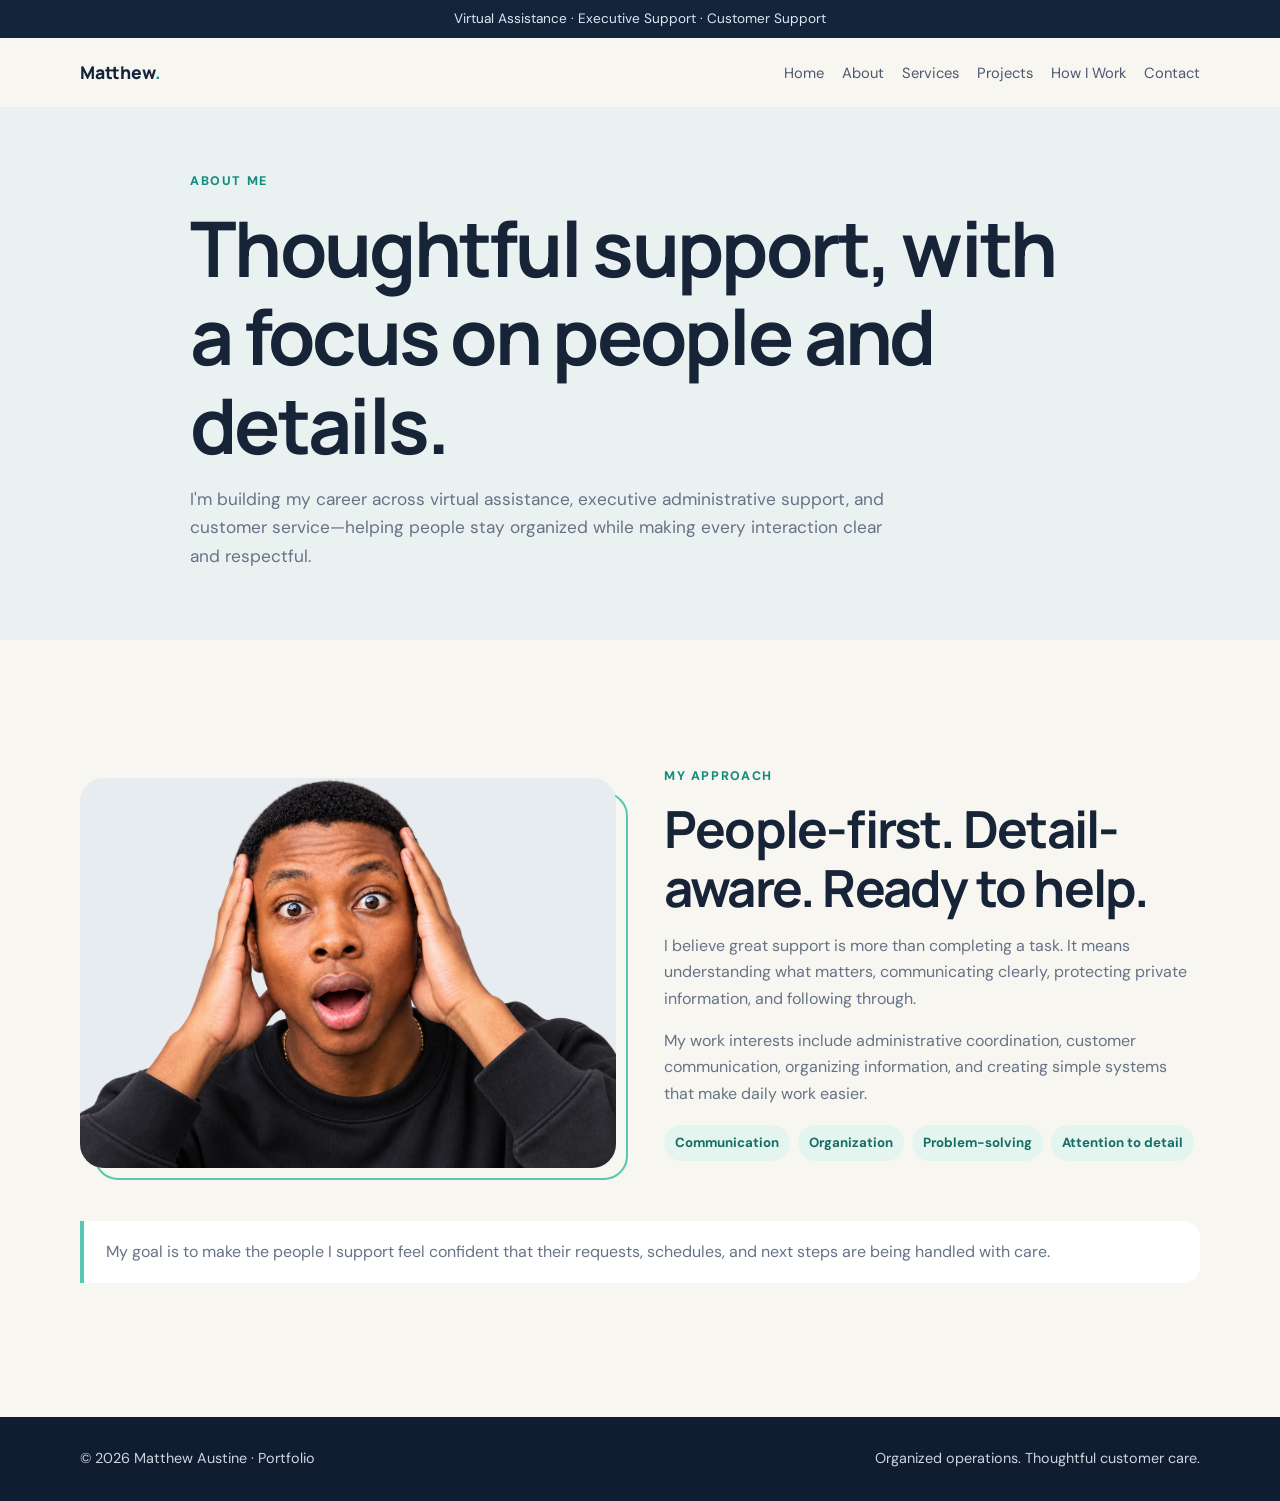
<file: about.html>
<!doctype html><html lang="en"><head><meta charset="utf-8"><meta name="viewport" content="width=device-width,initial-scale=1"><title>About Me | Matthew Austine</title><link rel="stylesheet" href="style.css"></head><body>
<div class="topbar">Virtual Assistance · Executive Support · Customer Support</div>
<header class="container nav">
  <a class="brand" href="index.html">Matthew<span>.</span></a>
  <button class="menu-toggle" aria-label="Open navigation" aria-expanded="false">☰</button>
  <nav class="navlinks">
    <a href="index.html">Home</a><a href="about.html">About</a><a href="services.html">Services</a><a href="projects.html">Projects</a><a href="how-i-work.html">How I Work</a><a href="contact.html">Contact</a>
  </nav>
</header>
<main><section class="page-hero"><div class="container"><div class="kicker">About me</div><h1>Thoughtful support, with a focus on people and details.</h1><p>I'm building my career across virtual assistance, executive administrative support, and customer service—helping people stay organized while making every interaction clear and respectful.</p></div></section><section class="section container"><div class="split"><div class="visual"><img src="images/about-surprised-portrait.png" alt="Expressive portrait for the About Me section"></div><div class="copy"><div class="kicker">My approach</div><h2>People-first. Detail-aware. Ready to help.</h2><p>I believe great support is more than completing a task. It means understanding what matters, communicating clearly, protecting private information, and following through.</p><p>My work interests include administrative coordination, customer communication, organizing information, and creating simple systems that make daily work easier.</p><div class="pillrow"><span class="pill">Communication</span><span class="pill">Organization</span><span class="pill">Problem-solving</span><span class="pill">Attention to detail</span></div></div></div><div class="quote">My goal is to make the people I support feel confident that their requests, schedules, and next steps are being handled with care.</div></section></main>
<footer class="footer"><div class="container footer-inner"><p>© <span data-year></span> Matthew Austine · Portfolio</p><p>Organized operations. Thoughtful customer care.</p></div></footer><script src="script.js"></script>
</body></html>
</file>
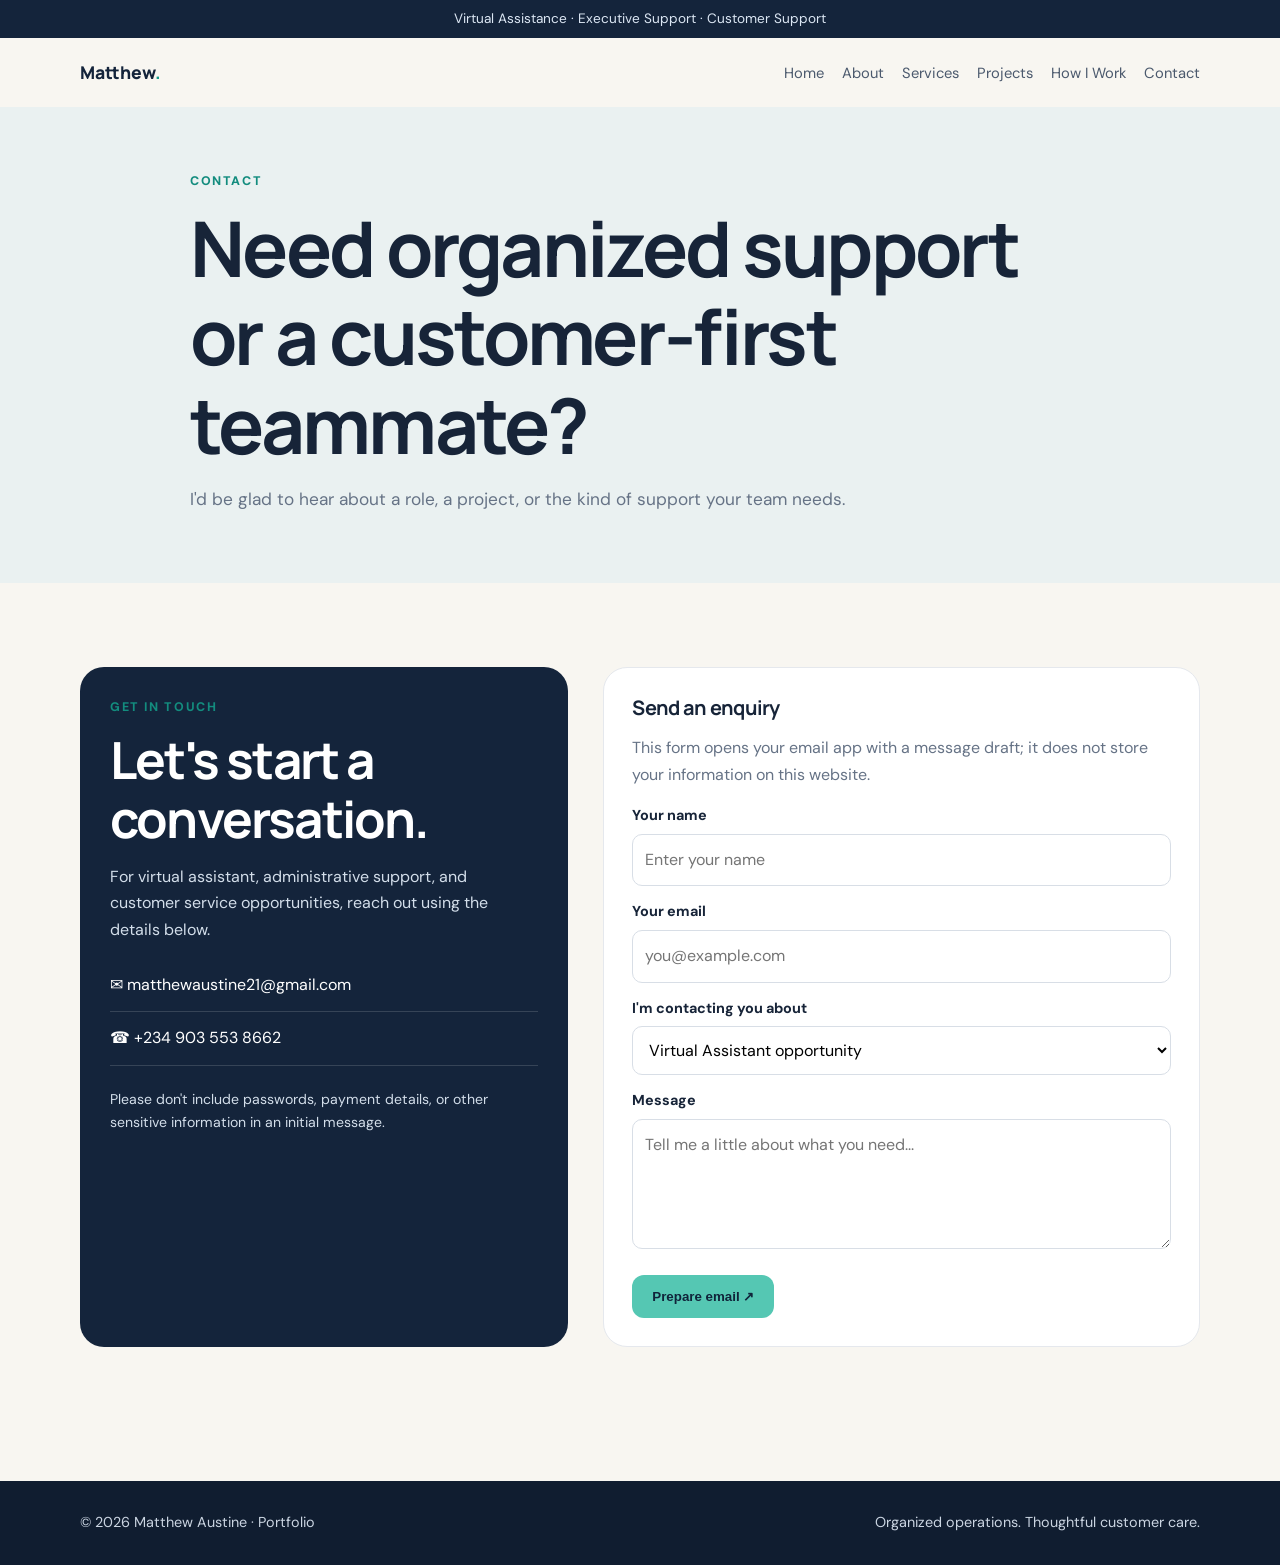
<file: contact.html>
<!doctype html><html lang="en"><head><meta charset="utf-8"><meta name="viewport" content="width=device-width,initial-scale=1"><title>Contact | Matthew Austine</title><link rel="stylesheet" href="style.css"></head><body>
<div class="topbar">Virtual Assistance · Executive Support · Customer Support</div>
<header class="container nav">
  <a class="brand" href="index.html">Matthew<span>.</span></a>
  <button class="menu-toggle" aria-label="Open navigation" aria-expanded="false">☰</button>
  <nav class="navlinks">
    <a href="index.html">Home</a><a href="about.html">About</a><a href="services.html">Services</a><a href="projects.html">Projects</a><a href="how-i-work.html">How I Work</a><a href="contact.html">Contact</a>
  </nav>
</header>
<main><section class="page-hero"><div class="container"><div class="kicker">Contact</div><h1>Need organized support or a customer-first teammate?</h1><p>I'd be glad to hear about a role, a project, or the kind of support your team needs.</p></div></section><section class="section container"><div class="contact-grid"><div class="contact-panel"><div class="kicker">Get in touch</div><h2>Let's start a conversation.</h2><p>For virtual assistant, administrative support, and customer service opportunities, reach out using the details below.</p><a class="contact-link" href="mailto:matthewaustine21@gmail.com">✉ matthewaustine21@gmail.com</a><a class="contact-link" href="tel:+2349035538662">☎ +234 903 553 8662</a><p style="margin-top:22px;font-size:.88rem">Please don't include passwords, payment details, or other sensitive information in an initial message.</p></div><form class="form" data-contact-form><h3>Send an enquiry</h3><p>This form opens your email app with a message draft; it does not store your information on this website.</p><label for="name">Your name</label><input id="name" name="name" required placeholder="Enter your name"><label for="email">Your email</label><input id="email" name="email" type="email" required placeholder="you@example.com"><label for="topic">I'm contacting you about</label><select id="topic" name="topic"><option>Virtual Assistant opportunity</option><option>Customer Support opportunity</option><option>Administrative project</option><option>Other enquiry</option></select><label for="message">Message</label><textarea id="message" name="message" required placeholder="Tell me a little about what you need..."></textarea><button class="btn" type="submit" style="margin-top:18px">Prepare email ↗</button></form></div></section></main>
<footer class="footer"><div class="container footer-inner"><p>© <span data-year></span> Matthew Austine · Portfolio</p><p>Organized operations. Thoughtful customer care.</p></div></footer><script src="script.js"></script>
</body></html>
</file>
<file: style.css>
@import url('https://fonts.googleapis.com/css2?family=DM+Sans:wght@400;500;600;700&family=Manrope:wght@400;500;600;700;800&display=swap');
:root{--navy:#14243b;--navy2:#203a5d;--teal:#55c7b3;--cream:#f8f6f1;--ink:#172438;--muted:#667386;--line:#e5e8ed;--white:#fff;--coral:#ffb49c}
*{box-sizing:border-box}html{scroll-behavior:smooth}body{margin:0;background:var(--cream);color:var(--ink);font-family:'DM Sans',sans-serif;line-height:1.65}h1,h2,h3,h4{font-family:Manrope,sans-serif;line-height:1.15;letter-spacing:-.035em;margin:0 0 16px}h1{font-size:clamp(2.5rem,6vw,5rem)}h2{font-size:clamp(2rem,4vw,3.2rem)}h3{font-size:1.25rem}p{margin:0 0 16px;color:var(--muted)}a{color:inherit;text-decoration:none}.container{width:min(1120px,90%);margin:auto}.topbar{background:var(--navy);color:#dce7f4;text-align:center;padding:8px 14px;font-size:.85rem}.nav{display:flex;align-items:center;justify-content:space-between;gap:22px;padding:20px 0}.brand{font-family:Manrope,sans-serif;font-weight:800;font-size:1.1rem;color:var(--navy)}.brand span{color:#159b8b}.navlinks{display:flex;align-items:center;gap:18px;flex-wrap:wrap;font-size:.92rem;color:#4b596d}.navlinks a:hover,.navlinks a.active{color:#128b7d}.menu-toggle{display:none;background:none;border:0;font-size:1.5rem;color:var(--navy)}.hero{background:linear-gradient(125deg,#14243b 0%,#203a5d 68%,#25566a 100%);color:white;border-radius:30px;overflow:hidden;position:relative;padding:clamp(32px,6vw,76px);display:grid;grid-template-columns:1.15fr .85fr;gap:38px;align-items:center;min-height:500px}.eyebrow{display:inline-flex;gap:8px;align-items:center;color:#8ee4d5;text-transform:uppercase;font-size:.78rem;font-weight:700;letter-spacing:.14em;margin-bottom:18px}.hero h1{max-width:720px}.hero p{color:#d5deea;max-width:600px;font-size:1.08rem}.hero-art{position:relative;min-height:320px;display:flex;align-items:center;justify-content:center}.hero-art img{width:min(100%,360px);height:390px;object-fit:cover;border-radius:180px 180px 28px 28px;border:8px solid rgba(255,255,255,.12);box-shadow:0 25px 65px #07152566}.float-card{position:absolute;bottom:12px;left:-8px;background:white;color:var(--ink);padding:14px 18px;border-radius:16px;box-shadow:0 12px 28px #07152533;font-size:.9rem;font-weight:700}.float-card span{display:block;font-size:.78rem;font-weight:500;color:var(--muted)}.buttons{display:flex;gap:12px;flex-wrap:wrap;margin-top:26px}.btn{display:inline-flex;align-items:center;justify-content:center;gap:8px;padding:13px 19px;border-radius:12px;background:var(--teal);color:#10243a;font-weight:700;border:1px solid transparent;transition:.2s}.btn:hover{transform:translateY(-2px)}.btn.light{background:white;color:var(--navy)}.btn.outline{border-color:#b8c6d6;background:transparent;color:inherit}.section{padding:84px 0}.section-head{max-width:700px;margin-bottom:34px}.section-head.center{text-align:center;margin-inline:auto}.kicker{color:#138c7e;text-transform:uppercase;letter-spacing:.13em;font-size:.78rem;font-weight:800;margin-bottom:12px}.split{display:grid;grid-template-columns:1fr 1fr;gap:48px;align-items:center;margin:42px 0}.split.reverse .visual{order:2}.visual{position:relative}.visual img{width:100%;height:390px;object-fit:cover;border-radius:24px;display:block;background:#e6ecef}.visual:after{content:"";position:absolute;inset:14px -12px -12px 14px;border:2px solid var(--teal);border-radius:24px;z-index:-1}.copy ul{padding-left:20px;color:var(--muted)}.copy li{margin:8px 0}.pillrow{display:flex;gap:8px;flex-wrap:wrap;margin:18px 0}.pill{background:#e4f4ef;color:#176d64;padding:7px 11px;border-radius:999px;font-size:.83rem;font-weight:700}.cards{display:grid;grid-template-columns:repeat(3,1fr);gap:18px}.card{background:white;border:1px solid var(--line);border-radius:20px;padding:25px;box-shadow:0 8px 26px #1c324008}.card .icon{width:46px;height:46px;border-radius:14px;background:#e2f5ef;display:grid;place-items:center;font-size:1.35rem;margin-bottom:18px}.card p{font-size:.95rem}.soft{background:#eef2f4}.banner{background:var(--navy);color:white;border-radius:28px;padding:clamp(28px,5vw,54px);display:flex;justify-content:space-between;align-items:center;gap:28px}.banner p{color:#d3deea}.project-card{padding:0;overflow:hidden}.project-card img{width:100%;height:190px;object-fit:cover;display:block}.project-card .pad{padding:22px}.project-card .tag{font-size:.78rem;color:#128b7d;font-weight:800;text-transform:uppercase;letter-spacing:.08em}.project-card .textlink{font-weight:800;color:#127e73;display:inline-flex;gap:8px;margin-top:8px}.notice{background:#fff5e9;border:1px solid #f1d7b6;border-radius:14px;padding:15px 17px;color:#76512d;font-size:.9rem}.contact-grid{display:grid;grid-template-columns:.9fr 1.1fr;gap:35px}.contact-panel{background:var(--navy);color:white;border-radius:24px;padding:30px}.contact-panel p{color:#d3deea}.contact-link{display:block;padding:13px 0;border-bottom:1px solid #ffffff25}.form{background:white;border:1px solid var(--line);border-radius:24px;padding:28px}.form label{display:block;font-weight:700;font-size:.9rem;margin:14px 0 6px}.form input,.form textarea,.form select{width:100%;font:inherit;padding:12px;border:1px solid #d8dee6;border-radius:10px;background:#fff}.form textarea{min-height:130px;resize:vertical}.footer{background:#101d30;color:#cbd5e2;padding:30px 0;margin-top:50px}.footer-inner{display:flex;justify-content:space-between;gap:20px;flex-wrap:wrap}.footer p{margin:0;color:#cbd5e2;font-size:.9rem}.page-hero{background:#eaf1f1;padding:64px 0 54px}.page-hero .container{max-width:900px}.page-hero p{font-size:1.08rem;max-width:720px}.checklist{list-style:none;padding:0}.checklist li{margin:12px 0;padding-left:30px;position:relative;color:var(--muted)}.checklist li:before{content:"✓";position:absolute;left:0;top:0;background:#dff4ed;color:#127e73;border-radius:50%;width:22px;height:22px;text-align:center;font-weight:800}.quote{border-left:4px solid var(--teal);padding:18px 22px;background:#fff;border-radius:0 16px 16px 0;color:var(--muted)}.mini-stat{display:flex;gap:12px;align-items:center;margin:18px 0}.mini-stat b{font-family:Manrope;font-size:1.6rem;color:var(--navy)}.mini-stat span{font-size:.9rem;color:var(--muted)}@media(max-width:800px){.nav{align-items:flex-start}.menu-toggle{display:block}.navlinks{display:none;position:absolute;top:105px;left:5%;right:5%;z-index:10;background:white;padding:18px;border-radius:16px;box-shadow:0 12px 35px #10243a22;flex-direction:column;align-items:flex-start}.navlinks.open{display:flex}.hero{grid-template-columns:1fr;padding:32px;min-height:unset}.hero-art{min-height:250px}.hero-art img{height:300px;width:260px}.float-card{left:0;bottom:0}.split{grid-template-columns:1fr;gap:28px}.split.reverse .visual{order:0}.visual img{height:300px}.cards{grid-template-columns:1fr}.section{padding:60px 0}.banner{align-items:flex-start;flex-direction:column}.contact-grid{grid-template-columns:1fr}.page-hero{padding:48px 0}.navlinks{gap:14px}}@media(min-width:801px) and (max-width:1020px){.navlinks{gap:10px;font-size:.82rem}.cards{grid-template-columns:repeat(2,1fr)}}
</file>
